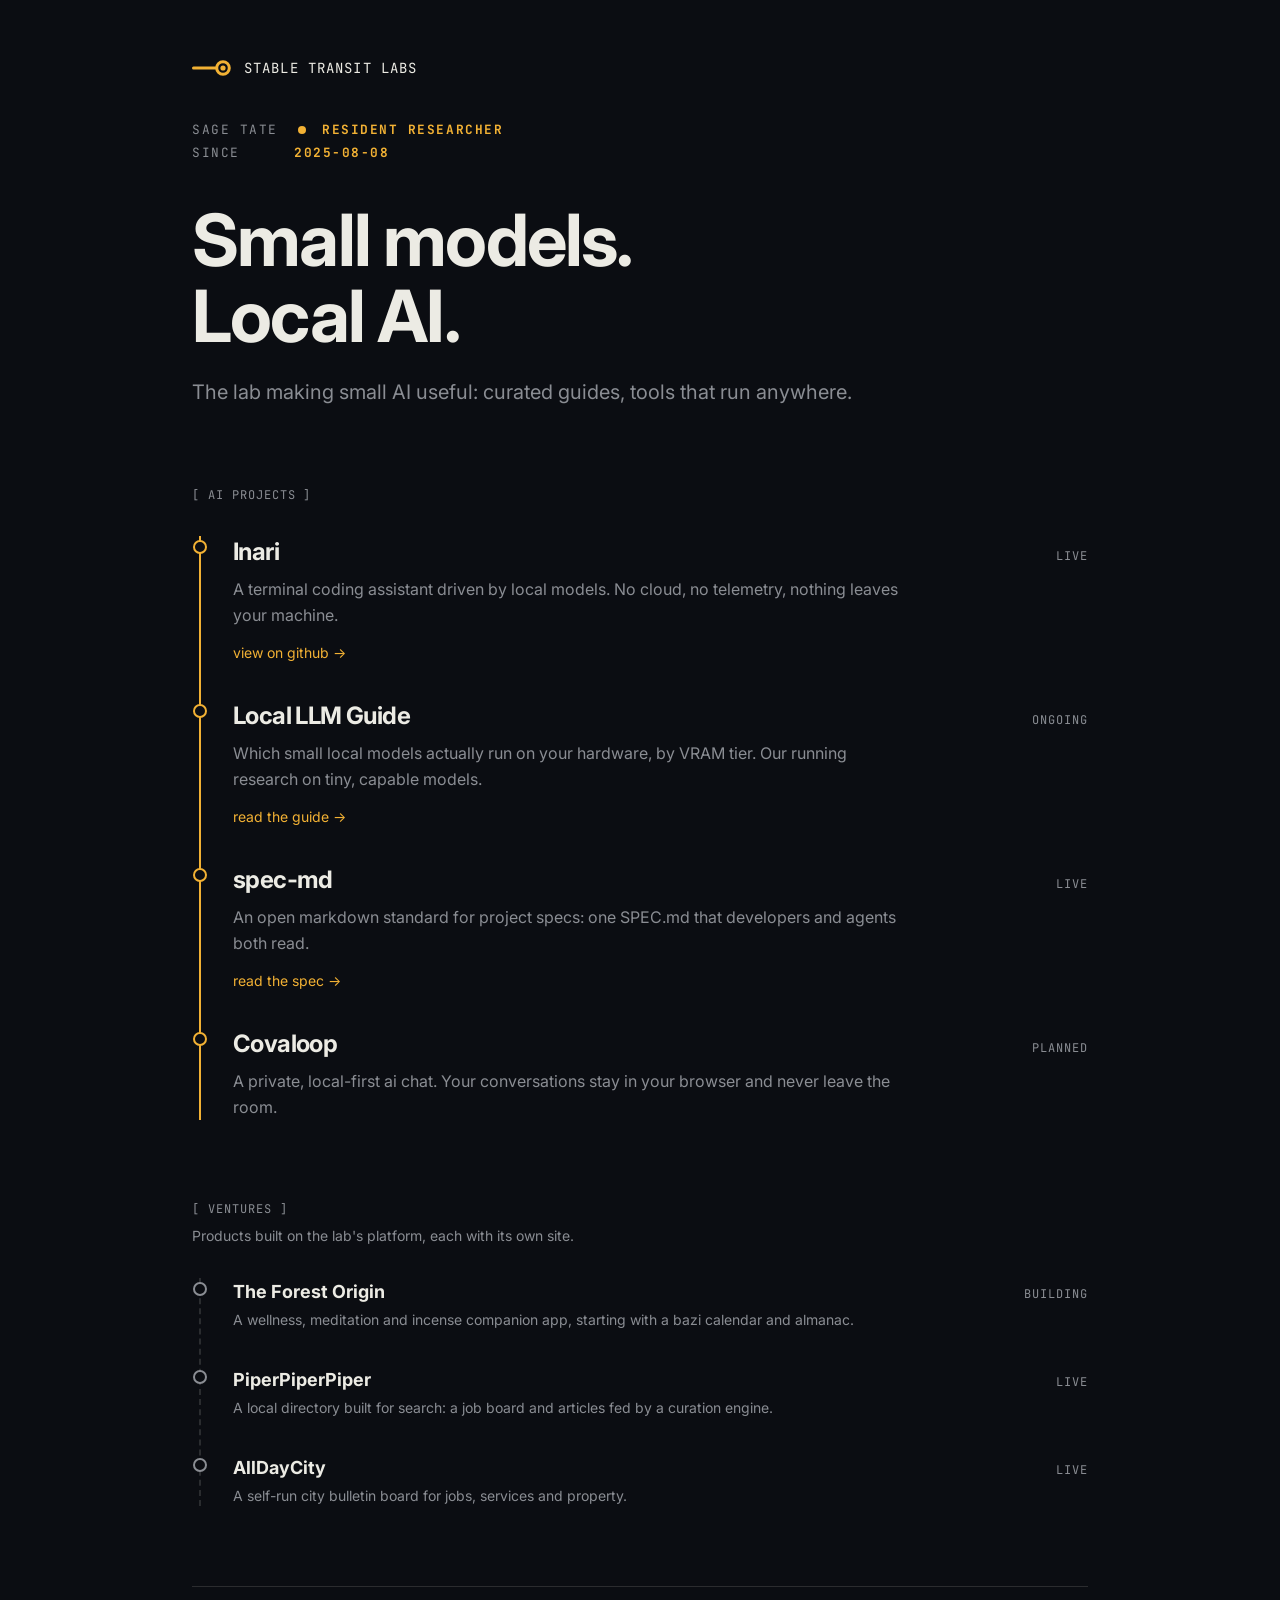
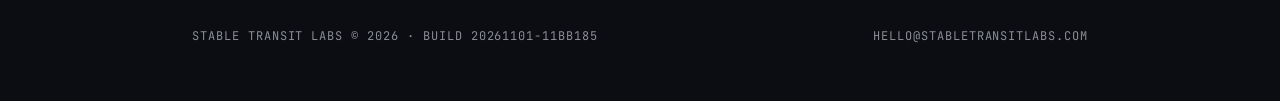
<file: index.html>
<!DOCTYPE html><html lang="en"><head><meta name="build" content="20261101-11bb185"><meta charset="utf-8"><link rel="icon" type="image/svg+xml" href="/favicon.svg"><meta name="viewport" content="width=device-width"><meta name="generator" content="Astro v7.4.4"><title>Stable Transit Labs | Small local AI</title><meta name="description" content="Stable Transit Labs researches and builds with small local AI models, and publishes what works."><link rel="preconnect" href="https://fonts.googleapis.com"><link rel="preconnect" href="https://fonts.gstatic.com" crossorigin><link href="https://fonts.googleapis.com/css2?family=Inter:wght@400;600;700&family=JetBrains+Mono:wght@400;700&display=swap" rel="stylesheet"><!-- visit counts: goatcounter only, cookieless, so no consent banner is needed; the endpoint is public --><script data-goatcounter="https://stabletransitlabs.goatcounter.com/count" async src="//gc.zgo.at/count.js"></script><link rel="stylesheet" href="/assets/Base.Bc2Kb2ad.css"><style>.sage-status-wrapper[data-astro-cid-mwfmpsfx]{font-family:var(--mono);flex-direction:column;align-items:flex-start;gap:.25rem;display:flex}.status-row[data-astro-cid-mwfmpsfx]{letter-spacing:.12em;align-items:center;gap:.75rem;font-size:.8rem;display:flex}.status-label[data-astro-cid-mwfmpsfx]{color:var(--mute);min-width:90px}.status-value[data-astro-cid-mwfmpsfx]{color:var(--amber);font-weight:700}.status-dot-wrapper[data-astro-cid-mwfmpsfx]{justify-content:center;align-items:center;width:16px;height:16px;display:inline-flex}.status-dot[data-astro-cid-mwfmpsfx]{background-color:var(--amber);border-radius:50%;width:8px;height:8px;display:inline-block}
</style></head><body><main class="min-h-screen px-6 py-14"><div class="max-w-4xl mx-auto space-y-20"><header class="space-y-10"><div class="flex items-center gap-3"><!-- terminus mark: the line arrives and ends at a station with a dot (brand.md, logo/) --><svg class="w-10 h-6" viewBox="0 0 40 24" fill="none" xmlns="http://www.w3.org/2000/svg" aria-hidden="true"><line x1="1.5" y1="12" x2="31" y2="12" stroke="#f2b134" stroke-width="3" stroke-linecap="round"></line><circle cx="31" cy="12" r="6.3" fill="#0b0d12" stroke="#f2b134" stroke-width="3"></circle><circle cx="31" cy="12" r="2.6" fill="#f2b134"></circle></svg><span class="label !text-[var(--paper)] !text-sm">Stable Transit Labs</span></div><div class="sage-status-wrapper" data-astro-cid-mwfmpsfx><div class="status-row" data-astro-cid-mwfmpsfx><span class="status-label" data-astro-cid-mwfmpsfx>SAGE TATE</span><span class="status-dot-wrapper" data-astro-cid-mwfmpsfx><span class="status-dot" data-astro-cid-mwfmpsfx></span></span><span class="status-value" data-astro-cid-mwfmpsfx>RESIDENT RESEARCHER</span></div><div class="status-row" data-astro-cid-mwfmpsfx><span class="status-label" data-astro-cid-mwfmpsfx>SINCE</span><span class="status-value" data-astro-cid-mwfmpsfx>2025-08-08</span></div></div><div class="space-y-6"><h1 class="text-5xl md:text-7xl font-bold tracking-tight leading-[1.05]">Small models.<br>Local AI.</h1><p class="text-xl text-[var(--mute)] max-w-2xl">The lab making small AI useful: curated guides, tools that run anywhere.</p></div></header><section class="space-y-8"><h2 class="label">[ ai projects ]</h2><ol class="route"><li><a href="https://github.com/mirageglobe/inari" class="block group"><div class="flex items-baseline justify-between gap-3 mb-2"><h3 class="text-2xl font-bold tracking-tight group-hover:text-[var(--amber)]">Inari</h3><span class="label">live</span></div><p class="text-[var(--mute)] leading-relaxed max-w-2xl mb-3">A terminal coding assistant driven by local models. No cloud, no telemetry, nothing leaves your machine.</p><span class="text-sm text-[var(--amber)]">view on github &rarr;</span></a></li><li><a href="/guide" class="block group"><div class="flex items-baseline justify-between gap-3 mb-2"><h3 class="text-2xl font-bold tracking-tight group-hover:text-[var(--amber)]">Local LLM Guide</h3><span class="label">ongoing</span></div><p class="text-[var(--mute)] leading-relaxed max-w-2xl mb-3">Which small local models actually run on your hardware, by VRAM tier. Our running research on tiny, capable models.</p><span class="text-sm text-[var(--amber)]">read the guide &rarr;</span></a></li><li><a href="https://mirageglobe.github.io/spec-md" class="block group"><div class="flex items-baseline justify-between gap-3 mb-2"><h3 class="text-2xl font-bold tracking-tight group-hover:text-[var(--amber)]">spec-md</h3><span class="label">live</span></div><p class="text-[var(--mute)] leading-relaxed max-w-2xl mb-3">An open markdown standard for project specs: one SPEC.md that developers and agents both read.</p><span class="text-sm text-[var(--amber)]">read the spec &rarr;</span></a></li><li><div class="block group"><div class="flex items-baseline justify-between gap-3 mb-2"><h3 class="text-2xl font-bold tracking-tight group-hover:text-[var(--amber)]">Covaloop</h3><span class="label">planned</span></div><p class="text-[var(--mute)] leading-relaxed max-w-2xl mb-3">A private, local-first ai chat. Your conversations stay in your browser and never leave the room.</p></div></li></ol></section><section class="space-y-8"><div class="space-y-2"><h2 class="label">[ ventures ]</h2><p class="text-sm text-[var(--mute)]">Products built on the lab's platform, each with its own site.</p></div><ol class="route route-quiet"><li><a href="https://theforestorigin.com" class="block group"><div class="flex items-baseline justify-between gap-3 mb-1"><h3 class="text-lg font-bold group-hover:text-[var(--amber)]">The Forest Origin</h3><span class="label">building</span></div><p class="text-sm text-[var(--mute)] max-w-2xl">A wellness, meditation and incense companion app, starting with a bazi calendar and almanac.</p></a></li><li><a href="https://piperpiperpiper.com" class="block group"><div class="flex items-baseline justify-between gap-3 mb-1"><h3 class="text-lg font-bold group-hover:text-[var(--amber)]">PiperPiperPiper</h3><span class="label">live</span></div><p class="text-sm text-[var(--mute)] max-w-2xl">A local directory built for search: a job board and articles fed by a curation engine.</p></a></li><li><a href="https://alldaycity.com" class="block group"><div class="flex items-baseline justify-between gap-3 mb-1"><h3 class="text-lg font-bold group-hover:text-[var(--amber)]">AllDayCity</h3><span class="label">live</span></div><p class="text-sm text-[var(--mute)] max-w-2xl">A self-run city bulletin board for jobs, services and property.</p></a></li></ol></section><footer class="pt-10 border-t border-[var(--line)] flex flex-wrap items-baseline justify-between gap-3"><span class="label">Stable Transit Labs &copy; 2026 &middot; build 20261101-11bb185</span><a href="mailto:hello@stabletransitlabs.com" class="label hover:text-[var(--amber)]">hello@stabletransitlabs.com</a></footer></div></main></body></html>
</file>
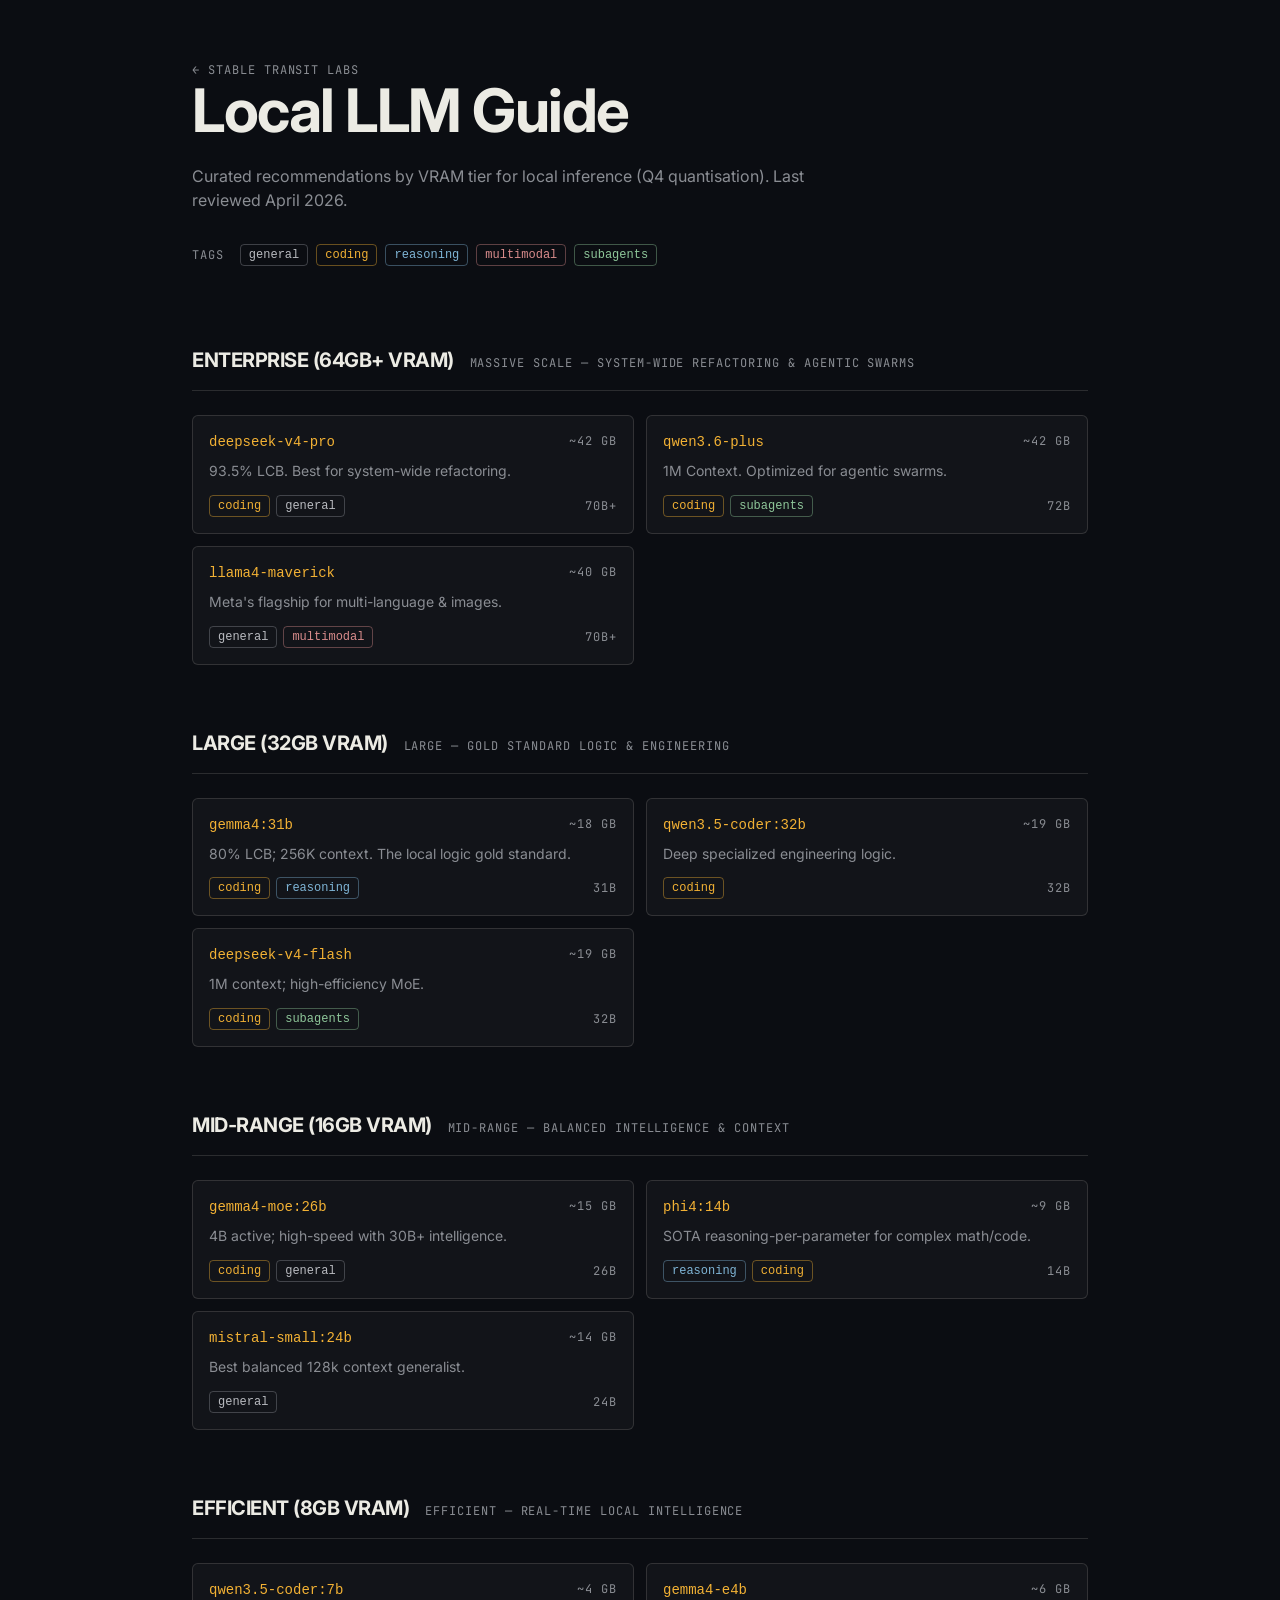
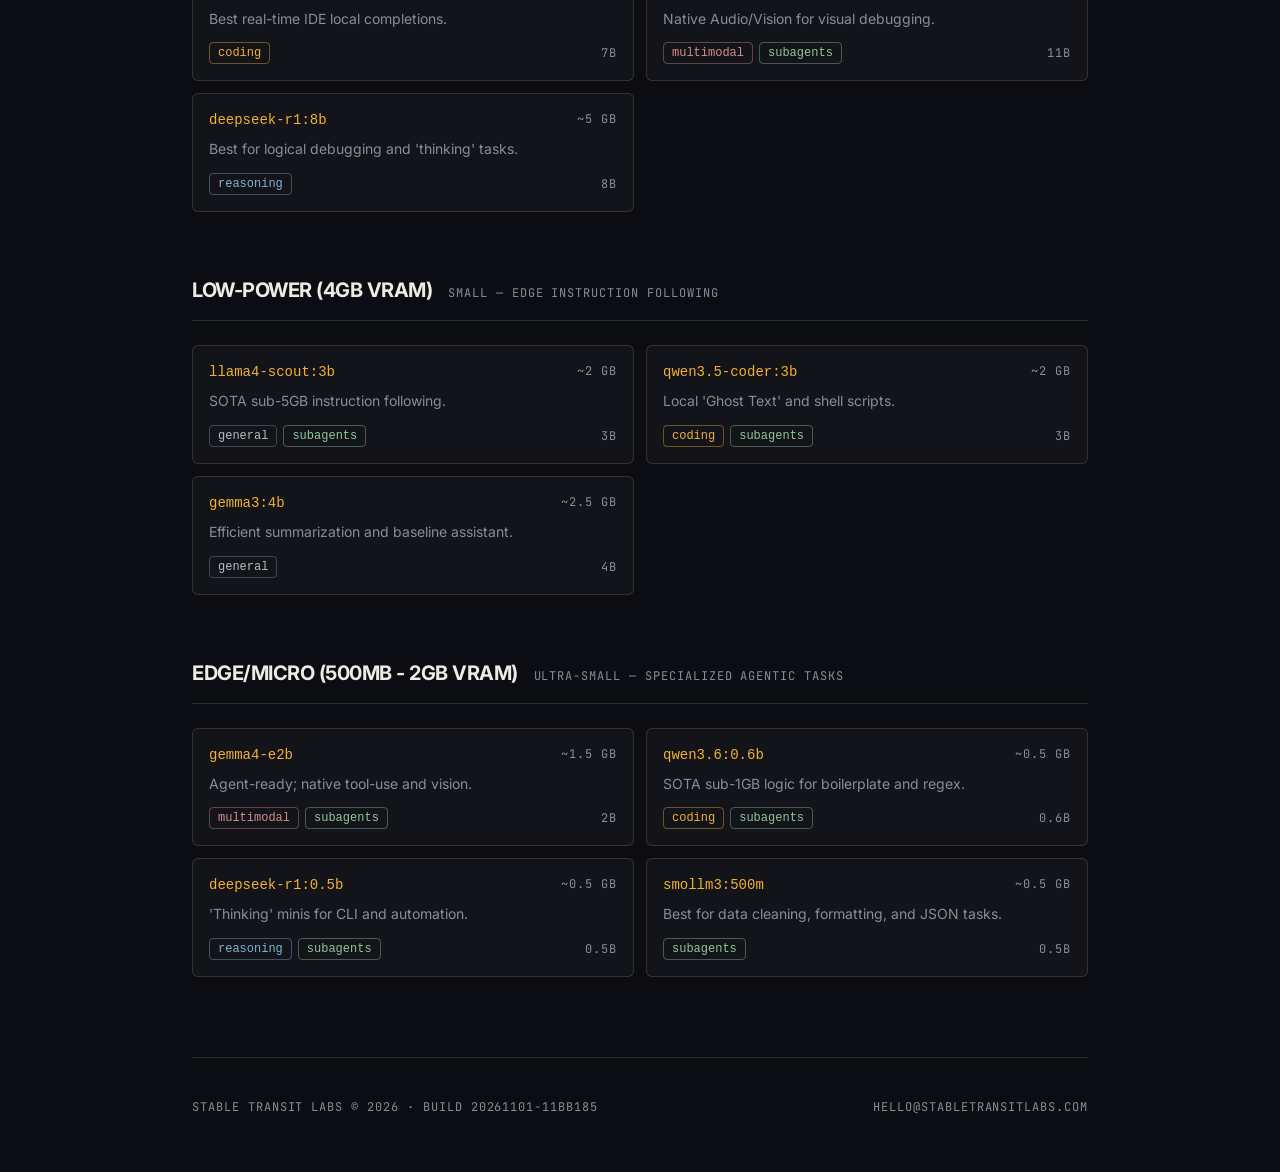
<file: guide/index.html>
<!DOCTYPE html><html lang="en"><head><meta name="build" content="20261101-11bb185"><meta charset="utf-8"><link rel="icon" type="image/svg+xml" href="/favicon.svg"><meta name="viewport" content="width=device-width"><meta name="generator" content="Astro v7.4.4"><title>Local LLM Guide | Stable Transit Labs</title><meta name="description" content="A curated guide to small local language models by VRAM tier, from 0.5 GB edge models to 64 GB+ workstations."><link rel="preconnect" href="https://fonts.googleapis.com"><link rel="preconnect" href="https://fonts.gstatic.com" crossorigin><link href="https://fonts.googleapis.com/css2?family=Inter:wght@400;600;700&family=JetBrains+Mono:wght@400;700&display=swap" rel="stylesheet"><!-- visit counts: goatcounter only, cookieless, so no consent banner is needed; the endpoint is public --><script data-goatcounter="https://stabletransitlabs.goatcounter.com/count" async src="//gc.zgo.at/count.js"></script><link rel="stylesheet" href="/assets/Base.Bc2Kb2ad.css"></head><body><main class="min-h-screen px-6 py-14"><div class="max-w-4xl mx-auto space-y-20"><header class="space-y-6"><a href="/" class="label hover:text-[var(--amber)]">&larr; Stable Transit Labs</a><h1 class="text-4xl md:text-6xl font-bold tracking-tight">Local LLM Guide</h1><p class="text-[var(--mute)] max-w-2xl">Curated recommendations by VRAM tier for local inference (Q4 quantisation). Last reviewed April 2026.</p><div class="flex flex-wrap items-center gap-2 pt-2"><span class="label mr-2">tags</span><span class="px-2 py-0.5 rounded text-xs font-mono border border-[#8a8d93]/40 text-[#b9bbc0]">general</span><span class="px-2 py-0.5 rounded text-xs font-mono border border-[#f2b134]/40 text-[#f2b134]">coding</span><span class="px-2 py-0.5 rounded text-xs font-mono border border-[#7fb5d6]/40 text-[#7fb5d6]">reasoning</span><span class="px-2 py-0.5 rounded text-xs font-mono border border-[#d98c8c]/40 text-[#d98c8c]">multimodal</span><span class="px-2 py-0.5 rounded text-xs font-mono border border-[#8fc79a]/40 text-[#8fc79a]">subagents</span></div></header><section class="space-y-16"><div class="space-y-6"><div class="flex flex-wrap items-baseline gap-x-4 gap-y-1 border-b border-[var(--line)] pb-4"><h2 class="text-xl font-bold tracking-tight">ENTERPRISE (64GB+ VRAM)</h2><span class="label normal-case">massive scale — system-wide refactoring &amp; agentic swarms</span></div><div class="grid grid-cols-1 md:grid-cols-2 gap-3"><div class="card p-4"><div class="flex items-start justify-between gap-3 mb-2"><code class="font-mono text-sm text-[var(--amber)] break-all">deepseek-v4-pro</code><span class="shrink-0 label">~42 GB</span></div><p class="text-sm text-[var(--mute)] mb-3 leading-relaxed">93.5% LCB. Best for system-wide refactoring.</p><div class="flex items-center justify-between"><div class="flex flex-wrap gap-1.5"><span class="px-2 py-0.5 rounded text-xs font-mono border border-[#f2b134]/40 text-[#f2b134]">coding</span><span class="px-2 py-0.5 rounded text-xs font-mono border border-[#8a8d93]/40 text-[#b9bbc0]">general</span></div><span class="label">70B+</span></div></div><div class="card p-4"><div class="flex items-start justify-between gap-3 mb-2"><code class="font-mono text-sm text-[var(--amber)] break-all">qwen3.6-plus</code><span class="shrink-0 label">~42 GB</span></div><p class="text-sm text-[var(--mute)] mb-3 leading-relaxed">1M Context. Optimized for agentic swarms.</p><div class="flex items-center justify-between"><div class="flex flex-wrap gap-1.5"><span class="px-2 py-0.5 rounded text-xs font-mono border border-[#f2b134]/40 text-[#f2b134]">coding</span><span class="px-2 py-0.5 rounded text-xs font-mono border border-[#8fc79a]/40 text-[#8fc79a]">subagents</span></div><span class="label">72B</span></div></div><div class="card p-4"><div class="flex items-start justify-between gap-3 mb-2"><code class="font-mono text-sm text-[var(--amber)] break-all">llama4-maverick</code><span class="shrink-0 label">~40 GB</span></div><p class="text-sm text-[var(--mute)] mb-3 leading-relaxed">Meta&#39;s flagship for multi-language &amp; images.</p><div class="flex items-center justify-between"><div class="flex flex-wrap gap-1.5"><span class="px-2 py-0.5 rounded text-xs font-mono border border-[#8a8d93]/40 text-[#b9bbc0]">general</span><span class="px-2 py-0.5 rounded text-xs font-mono border border-[#d98c8c]/40 text-[#d98c8c]">multimodal</span></div><span class="label">70B+</span></div></div></div></div><div class="space-y-6"><div class="flex flex-wrap items-baseline gap-x-4 gap-y-1 border-b border-[var(--line)] pb-4"><h2 class="text-xl font-bold tracking-tight">LARGE (32GB VRAM)</h2><span class="label normal-case">large — gold standard logic &amp; engineering</span></div><div class="grid grid-cols-1 md:grid-cols-2 gap-3"><div class="card p-4"><div class="flex items-start justify-between gap-3 mb-2"><code class="font-mono text-sm text-[var(--amber)] break-all">gemma4:31b</code><span class="shrink-0 label">~18 GB</span></div><p class="text-sm text-[var(--mute)] mb-3 leading-relaxed">80% LCB; 256K context. The local logic gold standard.</p><div class="flex items-center justify-between"><div class="flex flex-wrap gap-1.5"><span class="px-2 py-0.5 rounded text-xs font-mono border border-[#f2b134]/40 text-[#f2b134]">coding</span><span class="px-2 py-0.5 rounded text-xs font-mono border border-[#7fb5d6]/40 text-[#7fb5d6]">reasoning</span></div><span class="label">31B</span></div></div><div class="card p-4"><div class="flex items-start justify-between gap-3 mb-2"><code class="font-mono text-sm text-[var(--amber)] break-all">qwen3.5-coder:32b</code><span class="shrink-0 label">~19 GB</span></div><p class="text-sm text-[var(--mute)] mb-3 leading-relaxed">Deep specialized engineering logic.</p><div class="flex items-center justify-between"><div class="flex flex-wrap gap-1.5"><span class="px-2 py-0.5 rounded text-xs font-mono border border-[#f2b134]/40 text-[#f2b134]">coding</span></div><span class="label">32B</span></div></div><div class="card p-4"><div class="flex items-start justify-between gap-3 mb-2"><code class="font-mono text-sm text-[var(--amber)] break-all">deepseek-v4-flash</code><span class="shrink-0 label">~19 GB</span></div><p class="text-sm text-[var(--mute)] mb-3 leading-relaxed">1M context; high-efficiency MoE.</p><div class="flex items-center justify-between"><div class="flex flex-wrap gap-1.5"><span class="px-2 py-0.5 rounded text-xs font-mono border border-[#f2b134]/40 text-[#f2b134]">coding</span><span class="px-2 py-0.5 rounded text-xs font-mono border border-[#8fc79a]/40 text-[#8fc79a]">subagents</span></div><span class="label">32B</span></div></div></div></div><div class="space-y-6"><div class="flex flex-wrap items-baseline gap-x-4 gap-y-1 border-b border-[var(--line)] pb-4"><h2 class="text-xl font-bold tracking-tight">MID-RANGE (16GB VRAM)</h2><span class="label normal-case">mid-range — balanced intelligence &amp; context</span></div><div class="grid grid-cols-1 md:grid-cols-2 gap-3"><div class="card p-4"><div class="flex items-start justify-between gap-3 mb-2"><code class="font-mono text-sm text-[var(--amber)] break-all">gemma4-moe:26b</code><span class="shrink-0 label">~15 GB</span></div><p class="text-sm text-[var(--mute)] mb-3 leading-relaxed">4B active; high-speed with 30B+ intelligence.</p><div class="flex items-center justify-between"><div class="flex flex-wrap gap-1.5"><span class="px-2 py-0.5 rounded text-xs font-mono border border-[#f2b134]/40 text-[#f2b134]">coding</span><span class="px-2 py-0.5 rounded text-xs font-mono border border-[#8a8d93]/40 text-[#b9bbc0]">general</span></div><span class="label">26B</span></div></div><div class="card p-4"><div class="flex items-start justify-between gap-3 mb-2"><code class="font-mono text-sm text-[var(--amber)] break-all">phi4:14b</code><span class="shrink-0 label">~9 GB</span></div><p class="text-sm text-[var(--mute)] mb-3 leading-relaxed">SOTA reasoning-per-parameter for complex math/code.</p><div class="flex items-center justify-between"><div class="flex flex-wrap gap-1.5"><span class="px-2 py-0.5 rounded text-xs font-mono border border-[#7fb5d6]/40 text-[#7fb5d6]">reasoning</span><span class="px-2 py-0.5 rounded text-xs font-mono border border-[#f2b134]/40 text-[#f2b134]">coding</span></div><span class="label">14B</span></div></div><div class="card p-4"><div class="flex items-start justify-between gap-3 mb-2"><code class="font-mono text-sm text-[var(--amber)] break-all">mistral-small:24b</code><span class="shrink-0 label">~14 GB</span></div><p class="text-sm text-[var(--mute)] mb-3 leading-relaxed">Best balanced 128k context generalist.</p><div class="flex items-center justify-between"><div class="flex flex-wrap gap-1.5"><span class="px-2 py-0.5 rounded text-xs font-mono border border-[#8a8d93]/40 text-[#b9bbc0]">general</span></div><span class="label">24B</span></div></div></div></div><div class="space-y-6"><div class="flex flex-wrap items-baseline gap-x-4 gap-y-1 border-b border-[var(--line)] pb-4"><h2 class="text-xl font-bold tracking-tight">EFFICIENT (8GB VRAM)</h2><span class="label normal-case">efficient — real-time local intelligence</span></div><div class="grid grid-cols-1 md:grid-cols-2 gap-3"><div class="card p-4"><div class="flex items-start justify-between gap-3 mb-2"><code class="font-mono text-sm text-[var(--amber)] break-all">qwen3.5-coder:7b</code><span class="shrink-0 label">~4 GB</span></div><p class="text-sm text-[var(--mute)] mb-3 leading-relaxed">Best real-time IDE local completions.</p><div class="flex items-center justify-between"><div class="flex flex-wrap gap-1.5"><span class="px-2 py-0.5 rounded text-xs font-mono border border-[#f2b134]/40 text-[#f2b134]">coding</span></div><span class="label">7B</span></div></div><div class="card p-4"><div class="flex items-start justify-between gap-3 mb-2"><code class="font-mono text-sm text-[var(--amber)] break-all">gemma4-e4b</code><span class="shrink-0 label">~6 GB</span></div><p class="text-sm text-[var(--mute)] mb-3 leading-relaxed">Native Audio/Vision for visual debugging.</p><div class="flex items-center justify-between"><div class="flex flex-wrap gap-1.5"><span class="px-2 py-0.5 rounded text-xs font-mono border border-[#d98c8c]/40 text-[#d98c8c]">multimodal</span><span class="px-2 py-0.5 rounded text-xs font-mono border border-[#8fc79a]/40 text-[#8fc79a]">subagents</span></div><span class="label">11B</span></div></div><div class="card p-4"><div class="flex items-start justify-between gap-3 mb-2"><code class="font-mono text-sm text-[var(--amber)] break-all">deepseek-r1:8b</code><span class="shrink-0 label">~5 GB</span></div><p class="text-sm text-[var(--mute)] mb-3 leading-relaxed">Best for logical debugging and &#39;thinking&#39; tasks.</p><div class="flex items-center justify-between"><div class="flex flex-wrap gap-1.5"><span class="px-2 py-0.5 rounded text-xs font-mono border border-[#7fb5d6]/40 text-[#7fb5d6]">reasoning</span></div><span class="label">8B</span></div></div></div></div><div class="space-y-6"><div class="flex flex-wrap items-baseline gap-x-4 gap-y-1 border-b border-[var(--line)] pb-4"><h2 class="text-xl font-bold tracking-tight">LOW-POWER (4GB VRAM)</h2><span class="label normal-case">small — edge instruction following</span></div><div class="grid grid-cols-1 md:grid-cols-2 gap-3"><div class="card p-4"><div class="flex items-start justify-between gap-3 mb-2"><code class="font-mono text-sm text-[var(--amber)] break-all">llama4-scout:3b</code><span class="shrink-0 label">~2 GB</span></div><p class="text-sm text-[var(--mute)] mb-3 leading-relaxed">SOTA sub-5GB instruction following.</p><div class="flex items-center justify-between"><div class="flex flex-wrap gap-1.5"><span class="px-2 py-0.5 rounded text-xs font-mono border border-[#8a8d93]/40 text-[#b9bbc0]">general</span><span class="px-2 py-0.5 rounded text-xs font-mono border border-[#8fc79a]/40 text-[#8fc79a]">subagents</span></div><span class="label">3B</span></div></div><div class="card p-4"><div class="flex items-start justify-between gap-3 mb-2"><code class="font-mono text-sm text-[var(--amber)] break-all">qwen3.5-coder:3b</code><span class="shrink-0 label">~2 GB</span></div><p class="text-sm text-[var(--mute)] mb-3 leading-relaxed">Local &#39;Ghost Text&#39; and shell scripts.</p><div class="flex items-center justify-between"><div class="flex flex-wrap gap-1.5"><span class="px-2 py-0.5 rounded text-xs font-mono border border-[#f2b134]/40 text-[#f2b134]">coding</span><span class="px-2 py-0.5 rounded text-xs font-mono border border-[#8fc79a]/40 text-[#8fc79a]">subagents</span></div><span class="label">3B</span></div></div><div class="card p-4"><div class="flex items-start justify-between gap-3 mb-2"><code class="font-mono text-sm text-[var(--amber)] break-all">gemma3:4b</code><span class="shrink-0 label">~2.5 GB</span></div><p class="text-sm text-[var(--mute)] mb-3 leading-relaxed">Efficient summarization and baseline assistant.</p><div class="flex items-center justify-between"><div class="flex flex-wrap gap-1.5"><span class="px-2 py-0.5 rounded text-xs font-mono border border-[#8a8d93]/40 text-[#b9bbc0]">general</span></div><span class="label">4B</span></div></div></div></div><div class="space-y-6"><div class="flex flex-wrap items-baseline gap-x-4 gap-y-1 border-b border-[var(--line)] pb-4"><h2 class="text-xl font-bold tracking-tight">EDGE/MICRO (500MB - 2GB VRAM)</h2><span class="label normal-case">ultra-small — specialized agentic tasks</span></div><div class="grid grid-cols-1 md:grid-cols-2 gap-3"><div class="card p-4"><div class="flex items-start justify-between gap-3 mb-2"><code class="font-mono text-sm text-[var(--amber)] break-all">gemma4-e2b</code><span class="shrink-0 label">~1.5 GB</span></div><p class="text-sm text-[var(--mute)] mb-3 leading-relaxed">Agent-ready; native tool-use and vision.</p><div class="flex items-center justify-between"><div class="flex flex-wrap gap-1.5"><span class="px-2 py-0.5 rounded text-xs font-mono border border-[#d98c8c]/40 text-[#d98c8c]">multimodal</span><span class="px-2 py-0.5 rounded text-xs font-mono border border-[#8fc79a]/40 text-[#8fc79a]">subagents</span></div><span class="label">2B</span></div></div><div class="card p-4"><div class="flex items-start justify-between gap-3 mb-2"><code class="font-mono text-sm text-[var(--amber)] break-all">qwen3.6:0.6b</code><span class="shrink-0 label">~0.5 GB</span></div><p class="text-sm text-[var(--mute)] mb-3 leading-relaxed">SOTA sub-1GB logic for boilerplate and regex.</p><div class="flex items-center justify-between"><div class="flex flex-wrap gap-1.5"><span class="px-2 py-0.5 rounded text-xs font-mono border border-[#f2b134]/40 text-[#f2b134]">coding</span><span class="px-2 py-0.5 rounded text-xs font-mono border border-[#8fc79a]/40 text-[#8fc79a]">subagents</span></div><span class="label">0.6B</span></div></div><div class="card p-4"><div class="flex items-start justify-between gap-3 mb-2"><code class="font-mono text-sm text-[var(--amber)] break-all">deepseek-r1:0.5b</code><span class="shrink-0 label">~0.5 GB</span></div><p class="text-sm text-[var(--mute)] mb-3 leading-relaxed">&#39;Thinking&#39; minis for CLI and automation.</p><div class="flex items-center justify-between"><div class="flex flex-wrap gap-1.5"><span class="px-2 py-0.5 rounded text-xs font-mono border border-[#7fb5d6]/40 text-[#7fb5d6]">reasoning</span><span class="px-2 py-0.5 rounded text-xs font-mono border border-[#8fc79a]/40 text-[#8fc79a]">subagents</span></div><span class="label">0.5B</span></div></div><div class="card p-4"><div class="flex items-start justify-between gap-3 mb-2"><code class="font-mono text-sm text-[var(--amber)] break-all">smollm3:500m</code><span class="shrink-0 label">~0.5 GB</span></div><p class="text-sm text-[var(--mute)] mb-3 leading-relaxed">Best for data cleaning, formatting, and JSON tasks.</p><div class="flex items-center justify-between"><div class="flex flex-wrap gap-1.5"><span class="px-2 py-0.5 rounded text-xs font-mono border border-[#8fc79a]/40 text-[#8fc79a]">subagents</span></div><span class="label">0.5B</span></div></div></div></div></section><footer class="pt-10 border-t border-[var(--line)] flex flex-wrap items-baseline justify-between gap-3"><span class="label">Stable Transit Labs &copy; 2026 &middot; build 20261101-11bb185</span><a href="mailto:hello@stabletransitlabs.com" class="label hover:text-[var(--amber)]">hello@stabletransitlabs.com</a></footer></div></main></body></html>
</file>
<file: assets/Base.Bc2Kb2ad.css>
/*! tailwindcss v4.3.3 | MIT License | https://tailwindcss.com */
@layer properties{@supports (((-webkit-hyphens:none)) and (not (margin-trim:inline))) or ((-moz-orient:inline) and (not (color:rgb(from red r g b)))){*,:before,:after,::backdrop{--tw-space-y-reverse:0;--tw-border-style:solid;--tw-leading:initial;--tw-font-weight:initial;--tw-tracking:initial}}}@layer theme{:root,:host{--font-sans:-apple-system, BlinkMacSystemFont, "Segoe UI", Roboto, "Helvetica Neue", "Noto Sans", Arial, sans-serif, "Apple Color Emoji", "Segoe UI Emoji", "Segoe UI Symbol", "Noto Color Emoji";--font-mono:ui-monospace, SFMono-Regular, Menlo, Monaco, Consolas, "Liberation Mono", "Courier New", monospace;--spacing:.25rem;--container-md:28rem;--container-2xl:42rem;--container-4xl:56rem;--text-xs:.75rem;--text-xs--line-height:calc(1 / .75);--text-sm:.875rem;--text-sm--line-height:calc(1.25 / .875);--text-lg:1.125rem;--text-lg--line-height:calc(1.75 / 1.125);--text-xl:1.25rem;--text-xl--line-height:calc(1.75 / 1.25);--text-2xl:1.5rem;--text-2xl--line-height:calc(2 / 1.5);--text-4xl:2.25rem;--text-4xl--line-height:calc(2.5 / 2.25);--text-5xl:3rem;--text-5xl--line-height:1;--text-6xl:3.75rem;--text-6xl--line-height:1;--text-7xl:4.5rem;--text-7xl--line-height:1;--font-weight-bold:700;--tracking-tight:-.025em;--leading-relaxed:1.625;--default-font-family:var(--font-sans);--default-mono-font-family:var(--font-mono)}}@layer base{*,:after,:before,::backdrop{box-sizing:border-box;border:0 solid;margin:0;padding:0}::file-selector-button{box-sizing:border-box;border:0 solid;margin:0;padding:0}html,:host{-webkit-text-size-adjust:100%;tab-size:4;line-height:1.5;font-family:var(--default-font-family,-apple-system, BlinkMacSystemFont, "Segoe UI", Roboto, "Helvetica Neue", "Noto Sans", Arial, sans-serif, "Apple Color Emoji", "Segoe UI Emoji", "Segoe UI Symbol", "Noto Color Emoji");font-feature-settings:var(--default-font-feature-settings,normal);font-variation-settings:var(--default-font-variation-settings,normal);-webkit-tap-highlight-color:transparent}hr{height:0;color:inherit;border-top-width:1px}abbr:where([title]){text-decoration:underline dotted}h1,h2,h3,h4,h5,h6{font-size:inherit;font-weight:inherit}a{color:inherit;-webkit-text-decoration:inherit;-webkit-text-decoration:inherit;-webkit-text-decoration:inherit;text-decoration:inherit}b,strong{font-weight:bolder}code,kbd,samp,pre{font-family:var(--default-mono-font-family,ui-monospace, SFMono-Regular, Menlo, Monaco, Consolas, "Liberation Mono", "Courier New", monospace);font-feature-settings:var(--default-mono-font-feature-settings,normal);font-variation-settings:var(--default-mono-font-variation-settings,normal);font-size:1em}small{font-size:80%}sub,sup{vertical-align:baseline;font-size:75%;line-height:0;position:relative}sub{bottom:-.25em}sup{top:-.5em}table{text-indent:0;border-color:inherit;border-collapse:collapse}:-moz-focusring:where(:not(iframe)){outline:auto}progress{vertical-align:baseline}summary{display:list-item}ol,ul,menu{list-style:none}img,svg,video,canvas,audio,iframe,embed,object{vertical-align:middle;display:block}img,video{max-width:100%;height:auto}button,input,select,optgroup,textarea{font:inherit;font-feature-settings:inherit;font-variation-settings:inherit;letter-spacing:inherit;color:inherit;opacity:1;background-color:#0000;border-radius:0}::file-selector-button{font:inherit;font-feature-settings:inherit;font-variation-settings:inherit;letter-spacing:inherit;color:inherit;opacity:1;background-color:#0000;border-radius:0}:where(select:is([multiple],[size])) optgroup{font-weight:bolder}:where(select:is([multiple],[size])) optgroup option{padding-inline-start:20px}::file-selector-button{margin-inline-end:4px}::placeholder{opacity:1}@supports (not ((-webkit-appearance:-apple-pay-button))) or (contain-intrinsic-size:1px){::placeholder{color:currentColor}@supports (color:color-mix(in lab, red, red)){::placeholder{color:color-mix(in oklab, currentcolor 50%, transparent)}}}textarea{resize:vertical}::-webkit-search-decoration{-webkit-appearance:none}::-webkit-date-and-time-value{min-height:1lh;text-align:inherit}::-webkit-datetime-edit{display:inline-flex}::-webkit-datetime-edit-fields-wrapper{padding:0}::-webkit-datetime-edit{padding-block:0}::-webkit-datetime-edit-year-field{padding-block:0}::-webkit-datetime-edit-month-field{padding-block:0}::-webkit-datetime-edit-day-field{padding-block:0}::-webkit-datetime-edit-hour-field{padding-block:0}::-webkit-datetime-edit-minute-field{padding-block:0}::-webkit-datetime-edit-second-field{padding-block:0}::-webkit-datetime-edit-millisecond-field{padding-block:0}::-webkit-datetime-edit-meridiem-field{padding-block:0}::-webkit-calendar-picker-indicator{line-height:1}:-moz-ui-invalid{box-shadow:none}button,input:where([type=button],[type=reset],[type=submit]){appearance:button}::file-selector-button{appearance:button}::-webkit-inner-spin-button{height:auto}::-webkit-outer-spin-button{height:auto}[hidden]:where(:not([hidden=until-found])){display:none!important}}@layer components;@layer utilities{.static{position:static}.mx-auto{margin-inline:auto}.mr-2{margin-right:calc(var(--spacing) * 2)}.mb-1{margin-bottom:var(--spacing)}.mb-2{margin-bottom:calc(var(--spacing) * 2)}.mb-3{margin-bottom:calc(var(--spacing) * 3)}.block{display:block}.flex{display:flex}.grid{display:grid}.h-6{height:calc(var(--spacing) * 6)}.min-h-\[50vh\]{min-height:50vh}.min-h-screen{min-height:100vh}.w-10{width:calc(var(--spacing) * 10)}.max-w-2xl{max-width:var(--container-2xl)}.max-w-4xl{max-width:var(--container-4xl)}.max-w-md{max-width:var(--container-md)}.shrink-0{flex-shrink:0}.grid-cols-1{grid-template-columns:repeat(1,minmax(0,1fr))}.flex-col{flex-direction:column}.flex-wrap{flex-wrap:wrap}.items-baseline{align-items:baseline}.items-center{align-items:center}.items-start{align-items:flex-start}.justify-between{justify-content:space-between}.justify-center{justify-content:center}.gap-1\.5{gap:calc(var(--spacing) * 1.5)}.gap-2{gap:calc(var(--spacing) * 2)}.gap-3{gap:calc(var(--spacing) * 3)}:where(.space-y-2>:not(:last-child)){--tw-space-y-reverse:0;margin-block-start:calc(calc(var(--spacing) * 2) * var(--tw-space-y-reverse));margin-block-end:calc(calc(var(--spacing) * 2) * calc(1 - var(--tw-space-y-reverse)))}:where(.space-y-6>:not(:last-child)){--tw-space-y-reverse:0;margin-block-start:calc(calc(var(--spacing) * 6) * var(--tw-space-y-reverse));margin-block-end:calc(calc(var(--spacing) * 6) * calc(1 - var(--tw-space-y-reverse)))}:where(.space-y-8>:not(:last-child)){--tw-space-y-reverse:0;margin-block-start:calc(calc(var(--spacing) * 8) * var(--tw-space-y-reverse));margin-block-end:calc(calc(var(--spacing) * 8) * calc(1 - var(--tw-space-y-reverse)))}:where(.space-y-10>:not(:last-child)){--tw-space-y-reverse:0;margin-block-start:calc(calc(var(--spacing) * 10) * var(--tw-space-y-reverse));margin-block-end:calc(calc(var(--spacing) * 10) * calc(1 - var(--tw-space-y-reverse)))}:where(.space-y-16>:not(:last-child)){--tw-space-y-reverse:0;margin-block-start:calc(calc(var(--spacing) * 16) * var(--tw-space-y-reverse));margin-block-end:calc(calc(var(--spacing) * 16) * calc(1 - var(--tw-space-y-reverse)))}:where(.space-y-20>:not(:last-child)){--tw-space-y-reverse:0;margin-block-start:calc(calc(var(--spacing) * 20) * var(--tw-space-y-reverse));margin-block-end:calc(calc(var(--spacing) * 20) * calc(1 - var(--tw-space-y-reverse)))}.gap-x-4{column-gap:calc(var(--spacing) * 4)}.gap-y-1{row-gap:var(--spacing)}.rounded{border-radius:.25rem}.border{border-style:var(--tw-border-style);border-width:1px}.border-t{border-top-style:var(--tw-border-style);border-top-width:1px}.border-b{border-bottom-style:var(--tw-border-style);border-bottom-width:1px}.border-\[\#7fb5d6\]\/40{border-color:oklab(74.7503% -.0414584 -.0612873/.4)}.border-\[\#8a8d93\]\/40{border-color:oklab(64.2819% -.000918329 -.00953507/.4)}.border-\[\#8fc79a\]\/40{border-color:oklab(77.8735% -.0748173 .0430609/.4)}.border-\[\#d98c8c\]\/40{border-color:oklab(71.862% .0888776 .0317183/.4)}.border-\[\#f2b134\]\/40{border-color:oklab(80.1527% .029151 .148427/.4)}.border-\[var\(--line\)\]{border-color:var(--line)}.p-4{padding:calc(var(--spacing) * 4)}.px-2{padding-inline:calc(var(--spacing) * 2)}.px-6{padding-inline:calc(var(--spacing) * 6)}.py-0\.5{padding-block:calc(var(--spacing) * .5)}.py-14{padding-block:calc(var(--spacing) * 14)}.pt-2{padding-top:calc(var(--spacing) * 2)}.pt-10{padding-top:calc(var(--spacing) * 10)}.pb-4{padding-bottom:calc(var(--spacing) * 4)}.font-mono{font-family:var(--font-mono)}.\!text-sm{font-size:var(--text-sm)!important;line-height:var(--tw-leading,var(--text-sm--line-height))!important}.text-2xl{font-size:var(--text-2xl);line-height:var(--tw-leading,var(--text-2xl--line-height))}.text-4xl{font-size:var(--text-4xl);line-height:var(--tw-leading,var(--text-4xl--line-height))}.text-5xl{font-size:var(--text-5xl);line-height:var(--tw-leading,var(--text-5xl--line-height))}.text-lg{font-size:var(--text-lg);line-height:var(--tw-leading,var(--text-lg--line-height))}.text-sm{font-size:var(--text-sm);line-height:var(--tw-leading,var(--text-sm--line-height))}.text-xl{font-size:var(--text-xl);line-height:var(--tw-leading,var(--text-xl--line-height))}.text-xs{font-size:var(--text-xs);line-height:var(--tw-leading,var(--text-xs--line-height))}.leading-\[1\.05\]{--tw-leading:1.05;line-height:1.05}.leading-relaxed{--tw-leading:var(--leading-relaxed);line-height:var(--leading-relaxed)}.font-bold{--tw-font-weight:var(--font-weight-bold);font-weight:var(--font-weight-bold)}.tracking-tight{--tw-tracking:var(--tracking-tight);letter-spacing:var(--tracking-tight)}.break-all{word-break:break-all}.\!text-\[var\(--paper\)\]{color:var(--paper)!important}.text-\[\#7fb5d6\]{color:#7fb5d6}.text-\[\#8fc79a\]{color:#8fc79a}.text-\[\#b9bbc0\]{color:#b9bbc0}.text-\[\#d98c8c\]{color:#d98c8c}.text-\[\#f2b134\]{color:#f2b134}.text-\[var\(--amber\)\]{color:var(--amber)}.text-\[var\(--mute\)\]{color:var(--mute)}.normal-case{text-transform:none}@media (hover:hover){.group-hover\:text-\[var\(--amber\)\]:is(:where(.group):hover *),.hover\:text-\[var\(--amber\)\]:hover{color:var(--amber)}}@media (width>=48rem){.md\:grid-cols-2{grid-template-columns:repeat(2,minmax(0,1fr))}.md\:text-6xl{font-size:var(--text-6xl);line-height:var(--tw-leading,var(--text-6xl--line-height))}.md\:text-7xl{font-size:var(--text-7xl);line-height:var(--tw-leading,var(--text-7xl--line-height))}}}:root{--ink:#0b0d12;--paper:#ecebe4;--mute:#8a8d93;--line:#ecebe424;--amber:#f2b134;--mono:"JetBrains Mono", ui-monospace, "SF Mono", Menlo, monospace}body{background-color:var(--ink);color:var(--paper);font-family:Inter,system-ui,-apple-system,sans-serif}.label{font-family:var(--mono);letter-spacing:.08em;text-transform:uppercase;color:var(--mute);font-size:.75rem}.card{border:1px solid var(--line);background:#ecebe408;border-radius:6px;transition:border-color .15s}.card:hover{border-color:var(--amber)}.route{border-left:2px solid var(--amber);margin-left:7px;position:relative}.route>li{padding:0 0 2.25rem 2rem;position:relative}.route>li:last-child{padding-bottom:0}.route>li:before{content:"";background:var(--ink);border:2px solid var(--amber);border-radius:50%;width:14px;height:14px;position:absolute;top:.3rem;left:-8px}.route>li:hover:before{background:var(--amber)}.route-quiet{border-left:2px dashed var(--line)}.route-quiet>li:before{border-color:var(--mute)}.route-quiet>li:hover:before{background:var(--mute)}@property --tw-space-y-reverse{syntax:"*";inherits:false;initial-value:0}@property --tw-border-style{syntax:"*";inherits:false;initial-value:solid}@property --tw-leading{syntax:"*";inherits:false}@property --tw-font-weight{syntax:"*";inherits:false}@property --tw-tracking{syntax:"*";inherits:false}
</file>
